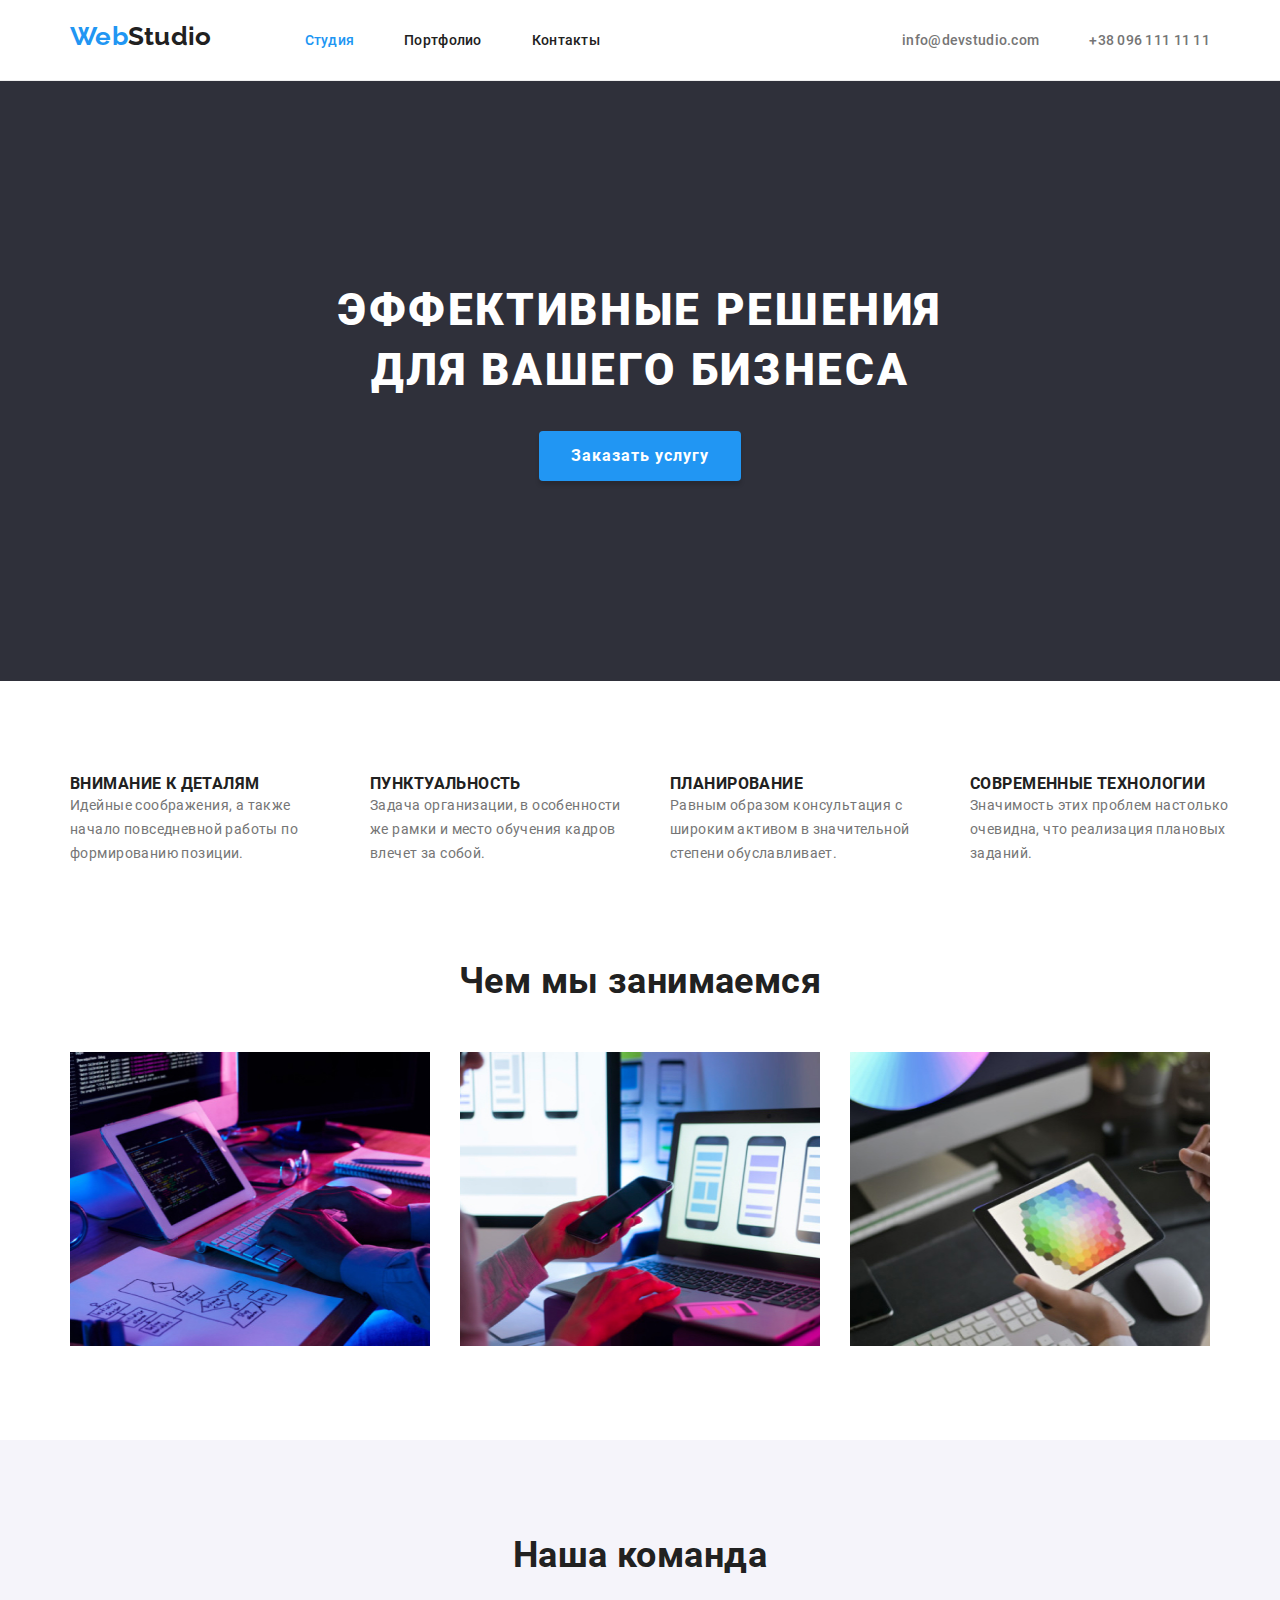
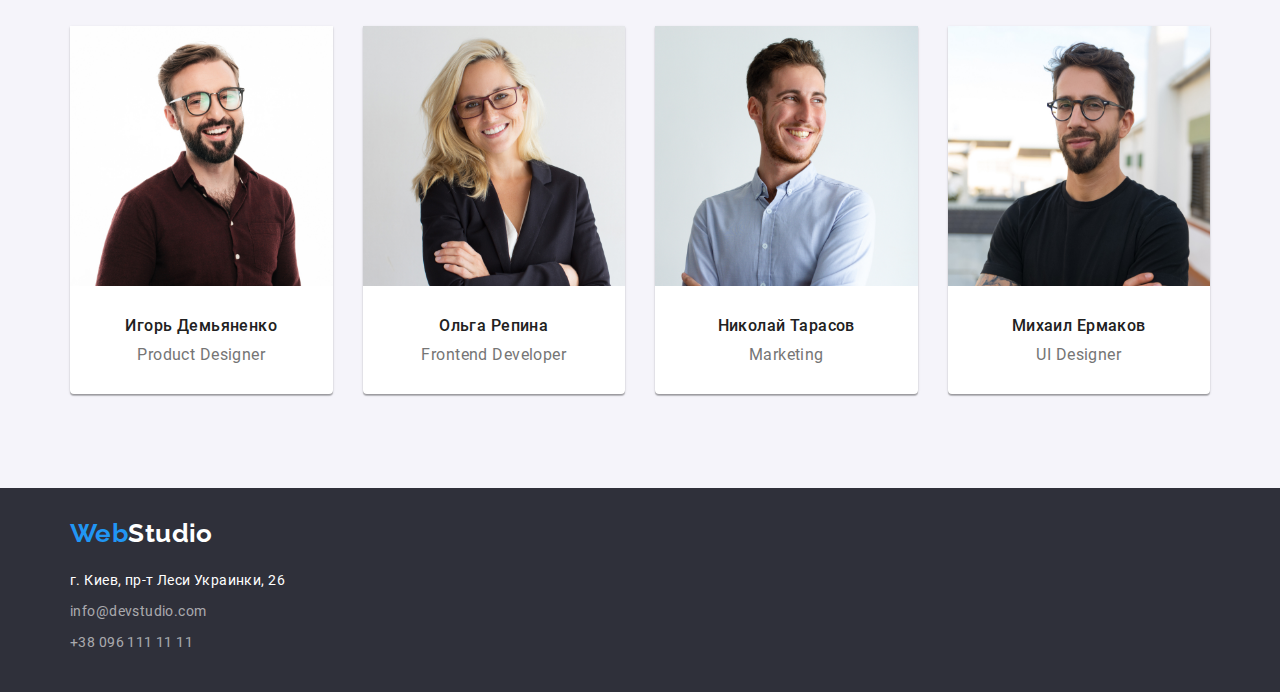
<file: index.html>
<!DOCTYPE html>
<html lang="ru">
<head>
    <meta charset="UTF-8">
    <meta name="viewport" content="width=device-width, initial-scale=1.0">
    <title>Студия</title>
    <link rel="stylesheet" href="./css/normalize.css">
    <link rel="stylesheet" href="./css/style.css">
</head>

<body>
    <header class="header">
        <div class="container head-box">
            <nav class="nav-bar">
                <a class="logo" href="./index.html"> Web<span class="logo logo-type1">Studio</span></a>
                <ul class="nav">
                    <li class="list-item"> <a class="link studio-link" href="./index.html">Студия</a></li>
                    <li class="list-item"> <a class="link" href="./portfolio.html">Портфолио</a> </li>
                    <li class="list-item"> <a class="link" href="#contacts">Контакты</a></li>
                </ul>
            </nav>
            <ul class="header-contacts">
                <li class="list-item"> <a class="link header-mail" href="mailto:info@devstudio.com"> info@devstudio.com </a> </li>
                <li class="list-item"> <a class="link header-tel" href="tel:+380961111111"> +38 096 111 11 11 </a> </li>
            </ul>            
        </div>
    </header>

    <main>
        <!--hero-->
        <section class="hero-section">
            <div class="container hero">
               <h1 class="hero-title">Эффективные решения для вашего бизнеса</h1>
               <button class="order-button" type="button">Заказать услугу</button>
            </div>
        </section>

        <!--advantages-->
        <section>
            <div class="container">
            <h2 hidden>Наши преимущества</h2>
            <ul class="advantages">
                <li class="list-item">
                    <h3>Внимание к деталям</h3>
                    <p>Идейные соображения, а также начало повседневной работы по формированию позиции.</p>
                </li>
                <li class="list-item">
                    <h3>Пунктуальность</h3>
                    <p>Задача организации, в особенности же рамки и место обучения кадров влечет за собой.</p>
                </li>
                <li class="list-item">
                    <h3>Планирование</h3>
                    <p>Равным образом консультация с широким активом в значительной степени обуславливает.</p>
                </li>
                <li class="list-item">
                    <h3>Современные технологии</h3>
                    <p>Значимость этих проблем настолько очевидна, что реализация плановых заданий.</p>
                </li>
            </ul>
            </div>
        </section>

        <!--what are we doing-->
        <section class="manufacture">
            <div class="container">
            <h2 class="container-title">Чем мы занимаемся</h2>
            <ul class="manufacture-list">
                <li class="list-item">
                    <img src="./images/img1.jpg" alt="пишем код">
                </li>
                <li class="list-item">
                    <img src="./images/img2.jpg" alt="разрабатываем дизайн">
                </li>
                <li class="list-item">
                    <img src="./images/img3.jpg" alt="подбираем палитру">
                </li>
            </ul>
            </div>
        </section>

        <!--our team-->
        <section class="team">
            <div class="container">
                <h2 class="container-title">Наша команда</h2>
                <ul class="team-list">
                    <li class="list-item card">
                        <img src="./images/igor-demianenko.jpg" alt="igor-demianenko-photo">
                        <h3>Игорь Демьяненко</h3>
                        <p lang="en">Product Designer</p>
                    </li>
                    <li class="list-item card">
                        <img src="./images/olga-repina.jpg" alt="olga-repina-photo">
                        <h3>Ольга Репина</h3>
                        <p lang="en">Frontend Developer</p>
                    </li>
                    <li class="list-item card">
                        <img src="./images/nikolai-tarasov.jpg" alt="nikolai-tarasov-photo">
                        <h3 >Николай Тарасов</h3>
                        <p lang="en">Marketing</p>
                    </li>
                    <li class="list-item card">
                        <img src="./images/michail-ermakov.jpg" alt="michail-ermakov-photo">
                        <h3>Михаил Ермаков</h3>
                        <p lang="en">UI Designer</p>
                    </li>
                </ul>
            </div>
        </section>
    </main>

    <footer class="footer">
        <div class="container">
            <a class="logo" href="./index.html"> Web<span class="logo logo-type2" >Studio</span></a>
            <address>
                <a id="contacts"></a>
            <ul>
                <li class="list-item"> <a class="link adress-link" href="https://goo.gl/maps/uhBSgBrvWPNM5FkW8" target="_blank" rel="noopener noreferer"> г. Киев, пр-т Леси Украинки, 26 </a> </li>
                <li class="list-item"> <a class="link footer-contacts" href="mailto:info@devstudio.com"> info@devstudio.com </a> </li>
                <li class="list-item"> <a class="link footer-contacts" href="tel:+380961111111"> +38 096 111 11 11 </a> </li>
            </ul>
            </address>
        </div>
    </footer>
</body>
</html>
</file>
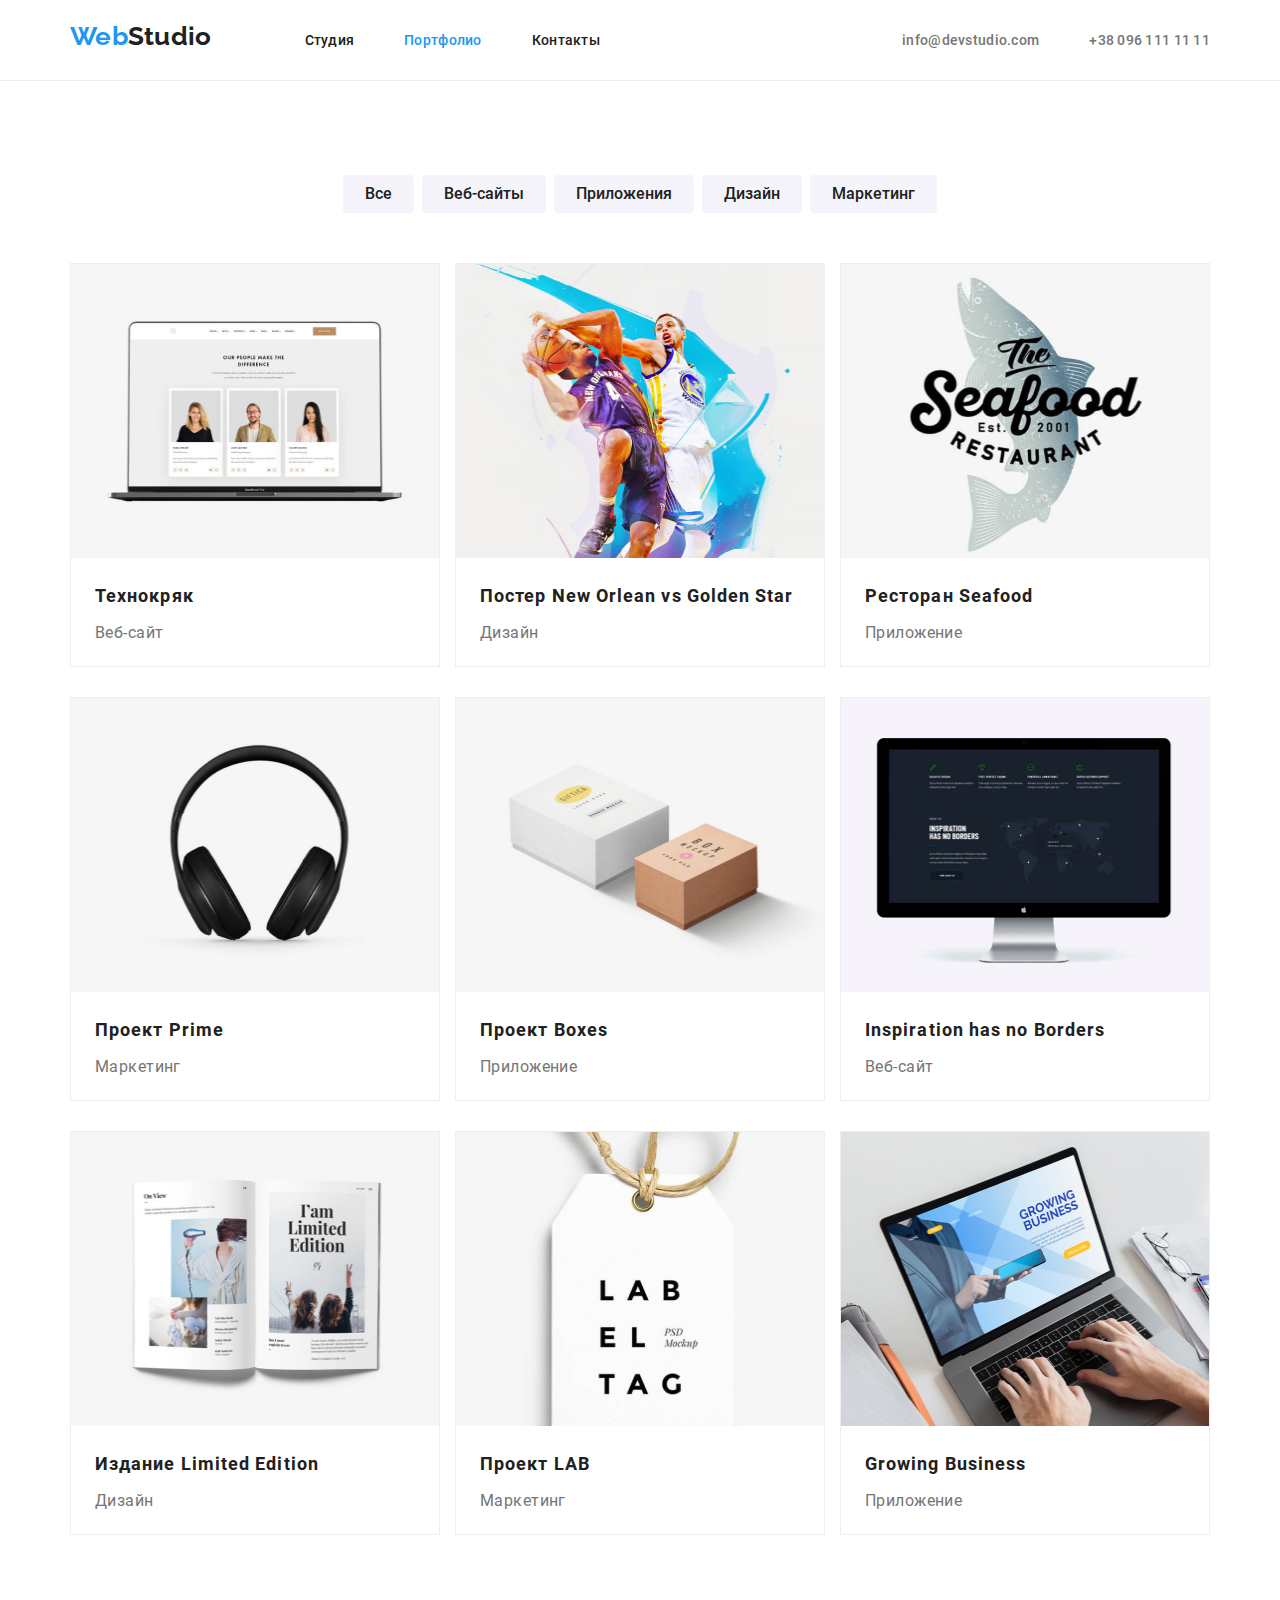
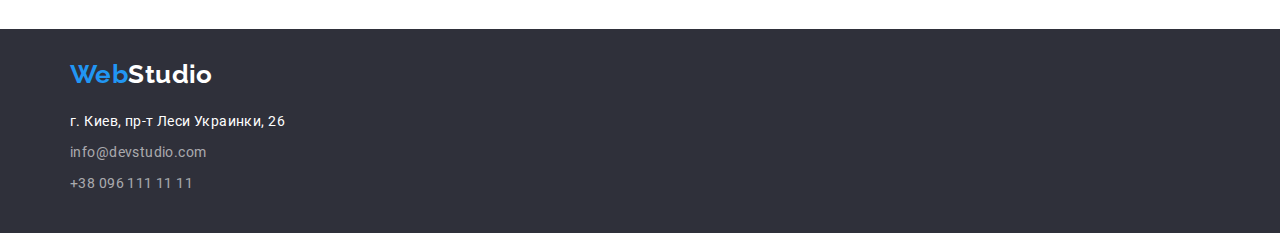
<file: portfolio.html>
<!DOCTYPE html>
<html lang="ru">
<head>
    <meta charset="UTF-8">
    <meta name="viewport" content="width=device-width, initial-scale=1.0">
    <title>Портфолио</title>
    <link rel="stylesheet" href="./css/normalize.css">
    <link rel="stylesheet" href="./css/style.css">

</head>

<body>
    <header class="header">
        <div class="container head-box">
            <nav class="nav-bar">
                <a class="logo" href="./index.html"> Web<span class="logo logo-type1">Studio</span></a>
                <ul class="nav">
                    <li class="list-item"> <a class="link" href="./index.html">Студия</a></li>
                    <li class="list-item"> <a class="link portfolio-link" href="./portfolio.html">Портфолио</a> </li>
                    <li class="list-item"> <a class="link" href="#contacts">Контакты</a></li>
                </ul>
            </nav>
            <ul class="header-contacts">
                <li class="list-item"> <a class="link header-mail" href="mailto:info@devstudio.com"> info@devstudio.com </a>
                </li>
                <li class="list-item"> <a class="link header-tel" href="tel:+380961111111"> +38 096 111 11 11 </a> </li>
            </ul>
        </div>
    </header>

    <main>

 <!--filter container-->
    <section class="portfolio">
        <div class="container">
        <ul class="filter-btn-list">
            <li class="list-item">
                <button class="filter-button" type="button">Все</button>
            </li>
            <li class="list-item">
                <button class="filter-button" type="button">Веб-сайты</button>
            </li>
            <li class="list-item">
                <button class="filter-button" type="button">Приложения</button>
            </li>
            <li class="list-item">
                <button class="filter-button" type="button">Дизайн</button>
            </li>
            <li class="list-item">
                <button class="filter-button" type="button">Маркетинг</button>
            </li>
        </ul>
        </div>

 <!--portfolio-container-->   
        <div class="container">
            <h2 hidden>Портфолио</h2>
            <ul class="portfolio-list">
                <li class="list-item portfolio-item">
                    <img src="./images/technocrack.jpg" alt="technocrack-site-preview">
                    <h3>Технокряк</h3>
                    <p>Веб-сайт</p>
                </li>
                <li class="list-item portfolio-item">
                    <img src="./images/poster-new-orlean-golden-star.jpg" alt="poster-new-orlean-golden-star-design-preview">
                    <h3>Постер <span lang="en">New Orlean vs Golden Star</span></h3>
                    <p>Дизайн</p>
                </li>
                <li class="list-item portfolio-item">
                    <img src="./images/seafood-app.jpg" alt="seafood-app-preview">
                    <h3>Ресторан <span lang="en">Seafood</span></h3>
                    <p>Приложение</p>
                </li>
                <li class="list-item portfolio-item">
                    <img src="./images/prime-project.jpg" alt="prime-project-preview">
                    <h3>Проект <span lang="en">Prime</span></h3>
                    <p>Маркетинг</p>
                </li>
                <li class="list-item portfolio-item">
                    <img src="./images/boxes-app.jpg" alt="boxes-app-preview">
                    <h3>Проект <span lang="en">Boxes</span></h3>
                    <p>Приложение</p>
                </li>
                <li class="list-item portfolio-item">
                    <img src="./images/inspiration-site.jpg" alt="inspiration-site-preview">
                    <h3 lang="en">Inspiration has no Borders</h3>
                    <p>Веб-сайт</p>
                </li>
                <li class="list-item portfolio-item">
                    <img src="./images/limited-edition.jpg" alt="limited-edition-preview">
                    <h3>Издание <span lang="en">Limited Edition</span></h3>
                    <p>Дизайн</p>
                </li>
                <li class="list-item portfolio-item">
                    <img src="./images/lab-project.jpg" alt="lab-project-preview">
                    <h3>Проект <span lang="en">LAB</span></h3>
                    <p>Маркетинг</p>
                </li>
                <li class="list-item portfolio-item">
                    <img src="./images/growing-business-app.jpg" alt="growing-business-app-preview">
                    <h3 lang="en">Growing Business</h3>
                    <p>Приложение</p>
                </li>
            </ul>
        </div>

        </section>

    </main>

    <footer class="footer">
        <div class="container">
            <a class="logo" href="./index.html"> Web<span class="logo logo-type2">Studio</span></a>
            <address>
                <a id="contacts"></a>
                <ul>
                    <li class="list-item"> <a class="link adress-link" href="https://goo.gl/maps/uhBSgBrvWPNM5FkW8"
                            target="_blank" rel="noopener noreferer"> г. Киев, пр-т Леси Украинки, 26 </a> </li>
                    <li class="list-item"> <a class="link footer-contacts" href="mailto:info@devstudio.com">
                            info@devstudio.com </a> </li>
                    <li class="list-item"> <a class="link footer-contacts" href="tel:+380961111111"> +38 096 111 11 11 </a>
                    </li>
                </ul>
            </address>
        </div>
    </footer>


</body>
</html>
</file>
<file: css/style.css>
html {
  box-sizing: border-box;
}
*,
*::before,
*::after {
  box-sizing: inherit;
  text-decoration: none;
  margin: 0;
  padding: 0;
}

body {
  background: var(--white);
  color: var(--text-grey);
  font-family: "Roboto", sans-serif;
  font-weight: 400;
  font-style: normal;
  font-size: 14px;
  letter-spacing: 0.03em;
}

img {
  display: block;
  max-width: 100%;
  height: auto;
}

/* raleway-700 - latin */
@font-face {
  font-family: "Raleway";
  font-style: normal;
  font-weight: 700;
  src: url("../fonts/raleway/raleway-v18-latin-700.eot");
  src: local(""),
    url("../fonts/raleway/raleway-v18-latin-700.eot?#iefix")
      format("embedded-opentype"),
    url("../fonts/raleway/raleway-v18-latin-700.woff2") format("woff2"),
    url("../fonts/raleway/raleway-v18-latin-700.woff") format("woff"),
    url("../fonts/raleway/raleway-v18-latin-700.ttf") format("truetype"),
    url("../fonts/raleway/raleway-v18-latin-700.svg#Raleway") format("svg");
}

/* roboto-regular - latin_cyrillic */
@font-face {
  font-family: "Roboto";
  font-style: normal;
  font-weight: 400;
  src: url("../fonts/roboto/roboto-v20-latin_cyrillic-regular.eot");
  src: local("Roboto"), local("Roboto-Regular"),
    url("../fonts/roboto/roboto-v20-latin_cyrillic-regular.eot?#iefix")
      format("embedded-opentype"),
    url("../fonts/roboto/roboto-v20-latin_cyrillic-regular.woff2")
      format("woff2"),
    url("../fonts/roboto/roboto-v20-latin_cyrillic-regular.woff") format("woff"),
    url("../fonts/roboto/roboto-v20-latin_cyrillic-regular.ttf")
      format("truetype"),
    url("../fonts/roboto/roboto-v20-latin_cyrillic-regular.svg#Roboto")
      format("svg");
}
/* roboto-500 - latin_cyrillic */
@font-face {
  font-family: "Roboto";
  font-style: normal;
  font-weight: 500;
  src: url("../fonts/roboto/roboto-v20-latin_cyrillic-500.eot");
  src: local("Roboto Medium"), local("Roboto-Medium"),
    url("../fonts/roboto/roboto-v20-latin_cyrillic-500.eot?#iefix")
      format("embedded-opentype"),
    url("../fonts/roboto/roboto-v20-latin_cyrillic-500.woff2") format("woff2"),
    url("../fonts/roboto/roboto-v20-latin_cyrillic-500.woff") format("woff"),
    url("../fonts/roboto/roboto-v20-latin_cyrillic-500.ttf") format("truetype"),
    url("../fonts/roboto/roboto-v20-latin_cyrillic-500.svg#Roboto")
      format("svg");
}
/* roboto-700 - latin_cyrillic */
@font-face {
  font-family: "Roboto";
  font-style: normal;
  font-weight: 700;
  src: url("../fonts/roboto/roboto-v20-latin_cyrillic-700.eot");
  src: local("Roboto Bold"), local("Roboto-Bold"),
    url("../fonts/roboto/roboto-v20-latin_cyrillic-700.eot?#iefix")
      format("embedded-opentype"),
    url("../fonts/roboto/roboto-v20-latin_cyrillic-700.woff2") format("woff2"),
    url("../fonts/roboto/roboto-v20-latin_cyrillic-700.woff") format("woff"),
    url("../fonts/roboto/roboto-v20-latin_cyrillic-700.ttf") format("truetype"),
    url("../fonts/roboto/roboto-v20-latin_cyrillic-700.svg#Roboto")
      format("svg");
}
/* roboto-900 - latin_cyrillic */
@font-face {
  font-family: "Roboto";
  font-style: normal;
  font-weight: 900;
  src: url("../fonts/roboto/roboto-v20-latin_cyrillic-900.eot");
  src: local("Roboto Black"), local("Roboto-Black"),
    url("../fonts/roboto/roboto-v20-latin_cyrillic-900.eot?#iefix")
      format("embedded-opentype"),
    url("../fonts/roboto/roboto-v20-latin_cyrillic-900.woff2") format("woff2"),
    url("../fonts/roboto/roboto-v20-latin_cyrillic-900.woff") format("woff"),
    url("../fonts/roboto/roboto-v20-latin_cyrillic-900.ttf") format("truetype"),
    url("../fonts/roboto/roboto-v20-latin_cyrillic-900.svg#Roboto")
      format("svg");
}

:root {
  --title-black: #212121;
  --text-grey: #757575;
  --bg-main: #e5e5e5;
  --white: #ffffff;
  --bg-grey: #f5f4fa;
  --bg-dark: #2f303a;
  --hover: #2196f3;
  --contacts-footer: rgba(255, 255, 255, 0.6);
}

.container {
  width: 1170px;
  padding: 0px 15px;
  margin-left: auto;
  margin-right: auto;
}

.list-item {
  list-style: none;
}

/*styles for header*/
.header {
  background-color: var(--white);
  font-weight: 500;
  line-height: 16px;
  letter-spacing: 0.02em;
  border-bottom: 1px solid #eeeeee;
}

/*styles for logo*/
.logo {
  display: inline-block;
  height: 31px;
  font-family: Raleway;
  font-weight: 700;
  font-size: 26px;
  line-height: 31px;
  color: var(--hover);
  margin-bottom: 20px;
}
.logo-type1 {
  color: var(--title-black);
  margin-right: 93px;
}
.logo-type2 {
  color: var(--white);
}

/*styles for navigation links*/
.head-box {
  display: flex;
  justify-content: space-between;
}
.nav-bar,
.nav,
.header-contacts {
  display: inline-flex;
  align-items: baseline;
}
.header .link {
  display: inline-block;
  padding: 32px 0px;
}
.nav .link {
  color: var(--title-black);
}
.header-contacts a {
  color: var(--text-grey);
}
.header .list-item:not(:first-child) {
  margin-left: 50px;
}
.header .studio-link,
.header .portfolio-link {
  color: var(--hover);
}

/*styles for hero-section*/
.hero-section {
  background: var(--bg-dark);
}
.hero {
  min-height: 600px;
  display: flex;
  flex-direction: column;
  align-items: center;
  justify-content: center;
}
.hero-title {
  width: 696px;
  height: 120px;
  font-weight: 900;
  font-size: 44px;
  line-height: 1.36;
  text-align: center;
  letter-spacing: 0.06em;
  text-transform: uppercase;
  color: var(--white);
  margin-bottom: 30px;
}

/*styles for buttons*/
.order-button {
  min-width: 200px;
  min-height: 50px;
  padding: 10px 32px;
  border: 0;
  border-radius: 4px;
  background: var(--hover);
  color: var(--white);
  box-shadow: 0px 4px 4px rgba(0, 0, 0, 0.15);
  font-weight: 700;
  font-size: 16px;
  line-height: 1.87;
  align-items: center;
  text-align: center;
  letter-spacing: 0.06em;
}
.filter-button {
  min-height: 38px;
  padding: 6px 22px;
  border: 0;
  border-radius: 4px;
  background: var(--bg-grey);
  color: var(--title-black);
  font-weight: 500;
  font-size: 16px;
  line-height: 1.62;
  align-items: center;
  text-align: center;
}
.filter-btn-list {
  display: flex;
  justify-content: center;
  margin-bottom: 50px;
}
.filter-btn-list .list-item:not(:first-child) {
  margin-left: 8px;
}

/*styles for advantages section*/
.advantages h3 {
  width: 270px;
  font-weight: 700;
  line-height: 1.143;
  text-transform: uppercase;
  color: var(--title-black);
}
.advantages p {
  width: 270px;
  line-height: 1.71;
}
.advantages {
  display: flex;
  justify-content: space-between;
  padding: 94px 0px;
}
.advantages .list-item:not(:first-child) {
  margin-left: 30px;
}

/*styles for what-are-we-doing section*/
.manufacture img {
  width: 370px;
  height: 294px;
}
.manufacture-list {
  display: flex;
  /*flex-wrap: wrap;*/
  justify-content: space-between;
  margin-bottom: 94px;
}
.manufacture .list-item:not(:first-child) {
  margin-left: 30px;
}

.container-title {
  display: flex;
  justify-content: center;
  height: 42px;
  font-weight: 700;
  font-size: 36px;
  line-height: 1.167;
  color: var(--title-black);
  margin-bottom: 50px;
}

/*styles for team section*/
.team {
  background: var(--bg-grey);
  padding: 94px 0px;
}
.team-list {
  display: flex;
  justify-content: space-between;
  /*flex-wrap: wrap;*/
}
.team-list .card:not(:first-child) {
  margin-left: 30px;
}

.team h3 {
  height: 19px;
  font-weight: 500;
  font-size: 16px;
  line-height: 1.1875;
  text-align: center;
  color: var(--title-black);
}
.team img {
  width: 270px;
  height: 260px;
}
.team p {
  height: 19px;
  font-size: 16px;
  line-height: 1.1875;
  text-align: center;
  color: var(--text-grey);
}
.card {
  width: 270px;
  height: 368px;
  background: var(--white);
  box-shadow: 0px 1px 3px rgba(0, 0, 0, 0.12), 0px 1px 1px rgba(0, 0, 0, 0.14),
    0px 2px 1px rgba(0, 0, 0, 0.2);
  border-radius: 0px 0px 4px 4px;
}
.card img {
  margin-bottom: 30px;
}
.card h3 {
  margin-bottom: 10px;
}

/*styles for portfolio-container*/
.portfolio h3 {
  height: 36px;
  font-weight: bold;
  font-size: 18px;
  line-height: 2;
  letter-spacing: 0.06em;
  color: var(--title-black);
  margin-bottom: 4px;
  margin-left: 24px;
}
.portfolio p {
  height: 30px;
  font-weight: 400;
  font-size: 16px;
  line-height: 1.87;
  margin-left: 24px;
}
.portfolio-item img {
  width: 370px;
  height: 294px;
  margin-bottom: 20px;
}
.portfolio-item {
  width: 370px;
  height: 404px;
  background: var(--white);
  border: 1px solid #eeeeee;
  box-sizing: border-box;
  margin-bottom: 30px;
}
.portfolio-item:nth-last-child(-n + 3) {
  margin-bottom: 0;
}
.portfolio {
  padding: 94px 0px;
}
.portfolio-list {
  display: inline-flex;
  flex-wrap: wrap;
  justify-content: space-between;
}

/*styles for footer*/
.footer {
  background: var(--bg-dark);
  padding: 30px 0px;
}
.footer .link {
  display: inline-block;
  font-style: normal;
  margin-bottom: 10px;
}
.footer .link:not(:last-child) {
  margin-bottom: 10px;
}
.adress-link {
  color: var(--white);
}
.footer-contacts {
  color: var(--contacts-footer);
}
.footer-contacts,
.adress-link {
  width: 231px;
  height: 21px;
  line-height: 1.71;
}

/*styles for interractive elements*/
.link:hover,
.link:active,
.link:focus {
  color: var(--hover);
}

.order-button:hover,
.order-button:active,
.order-button:focus {
  color: var(--hover);
  background: var(--white);
}
.filter-button:hover,
.filter-button:active,
.filter-button:focus {
  background: var(--hover);
  box-shadow: 0px 3px 1px rgba(0, 0, 0, 0.1), 0px 1px 2px rgba(0, 0, 0, 0.08),
    0px 2px 2px rgba(0, 0, 0, 0.12);
  border-radius: 4px;
  color: var(--white);
}
</file>
